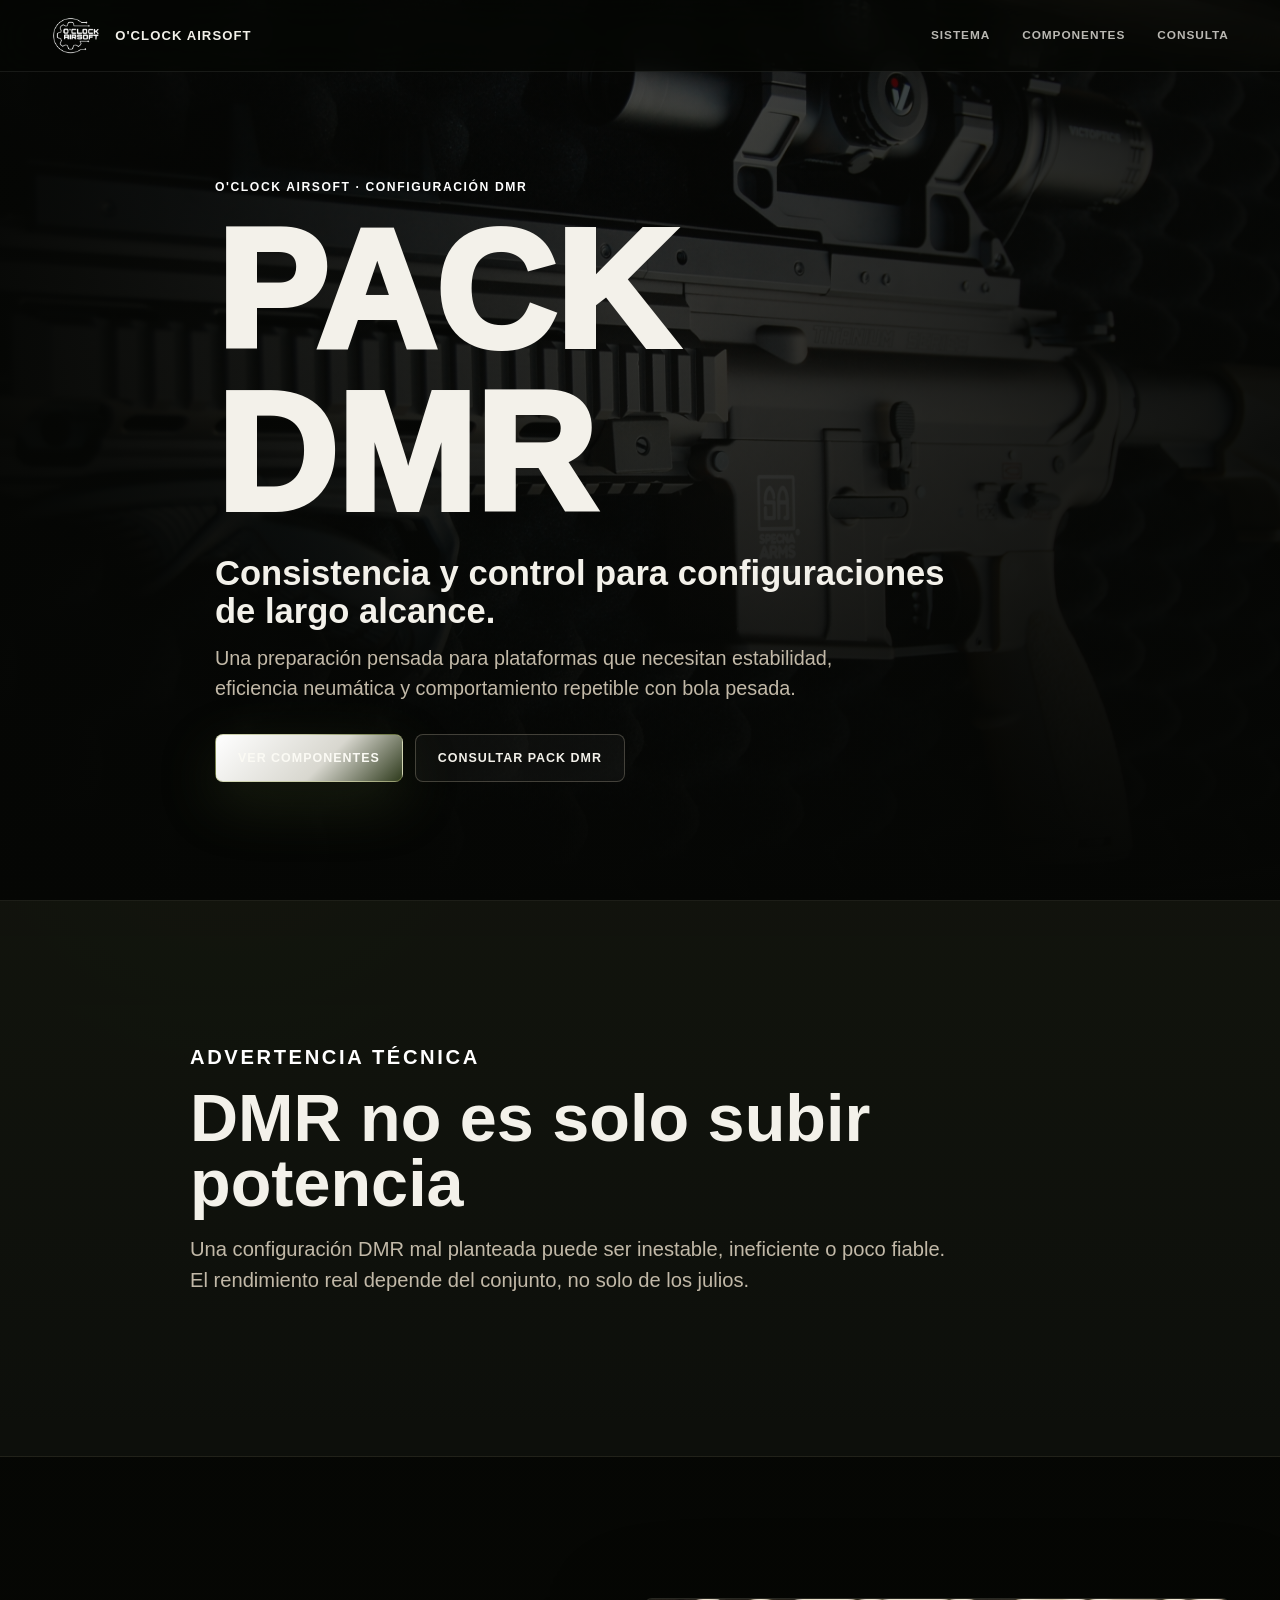
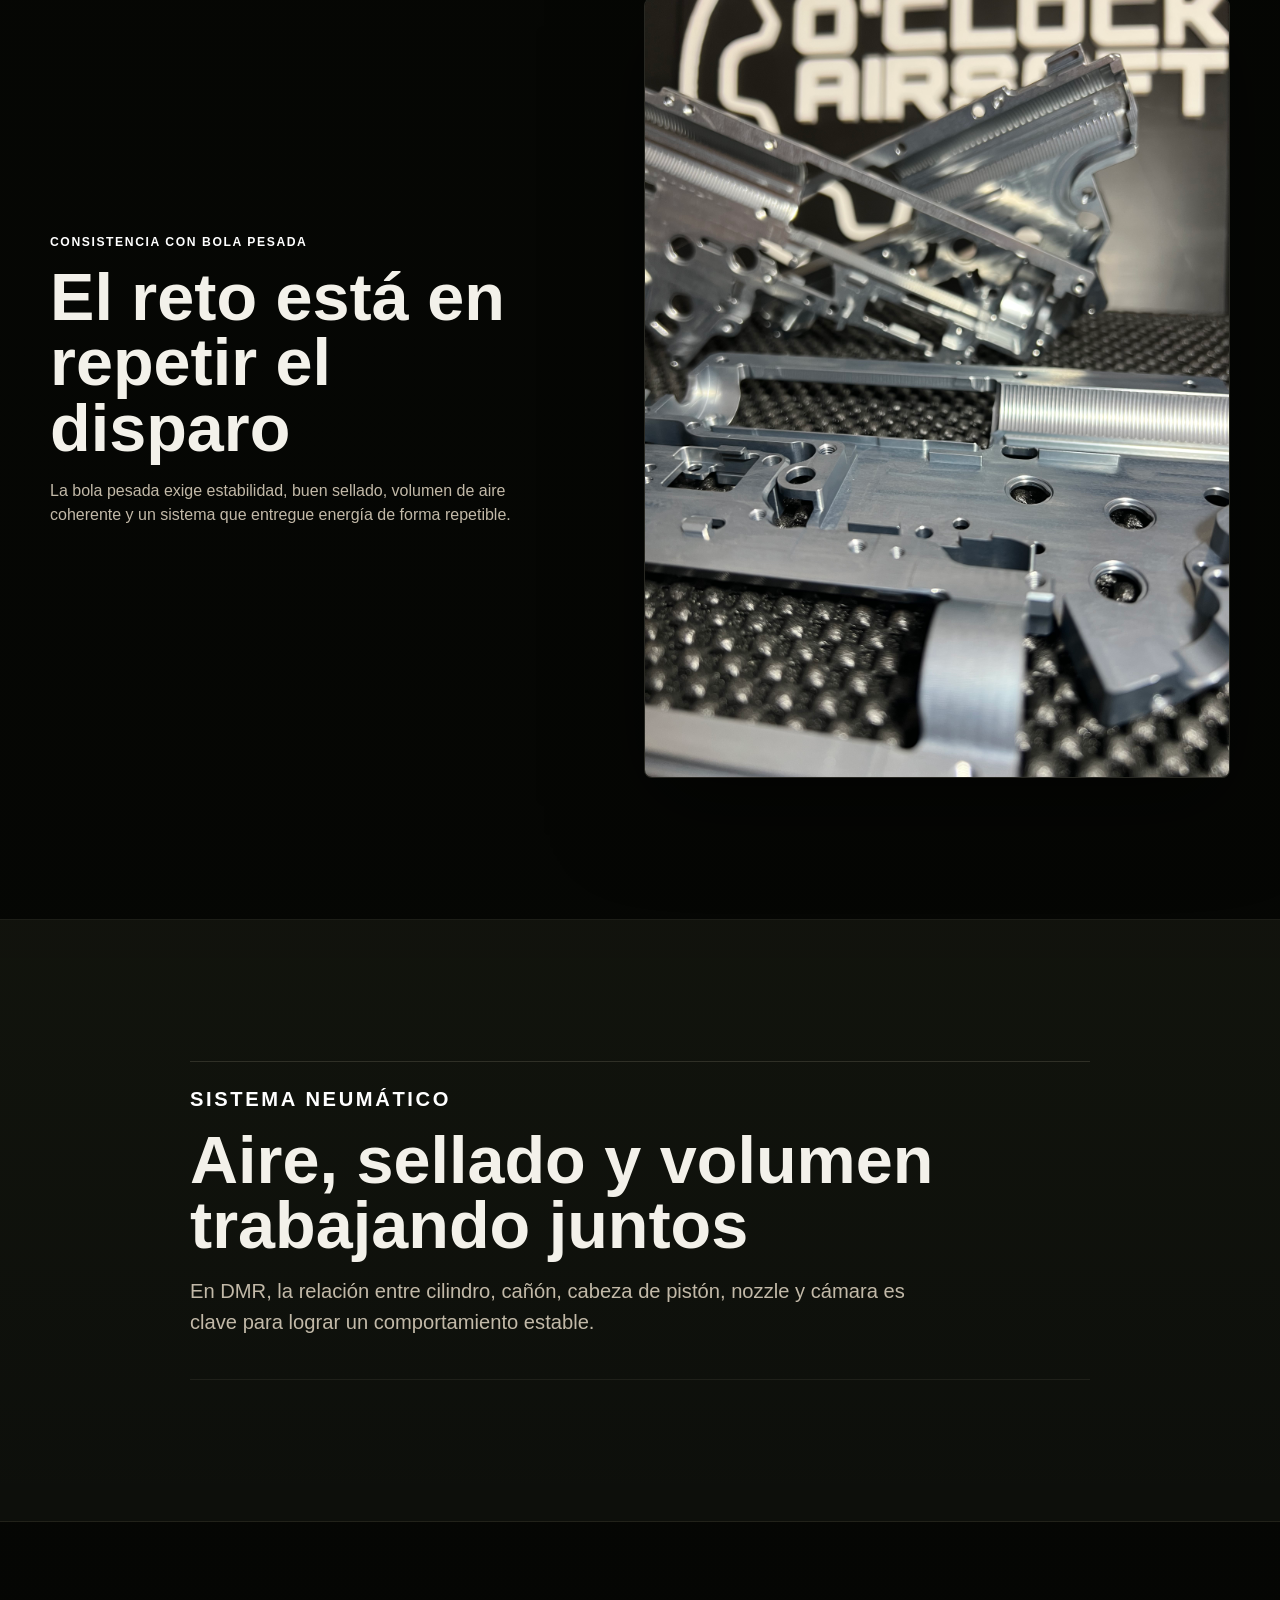
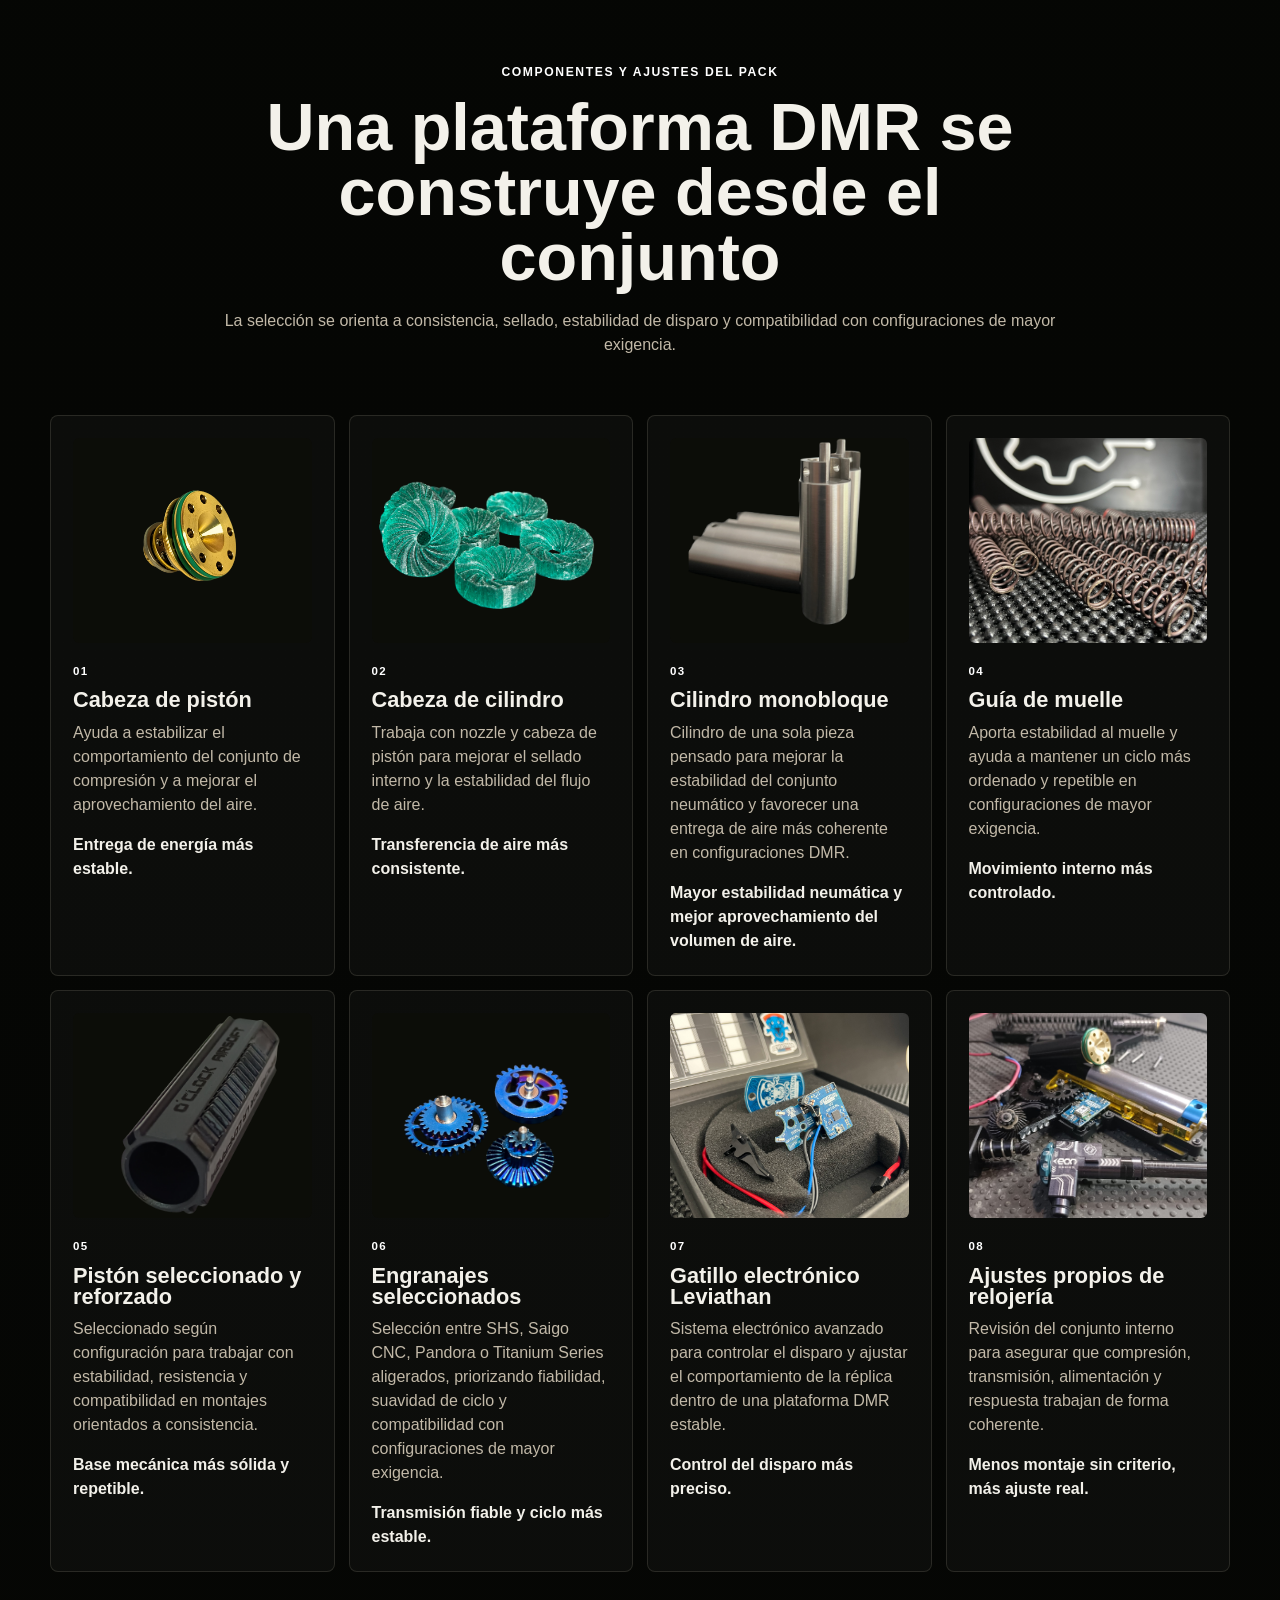
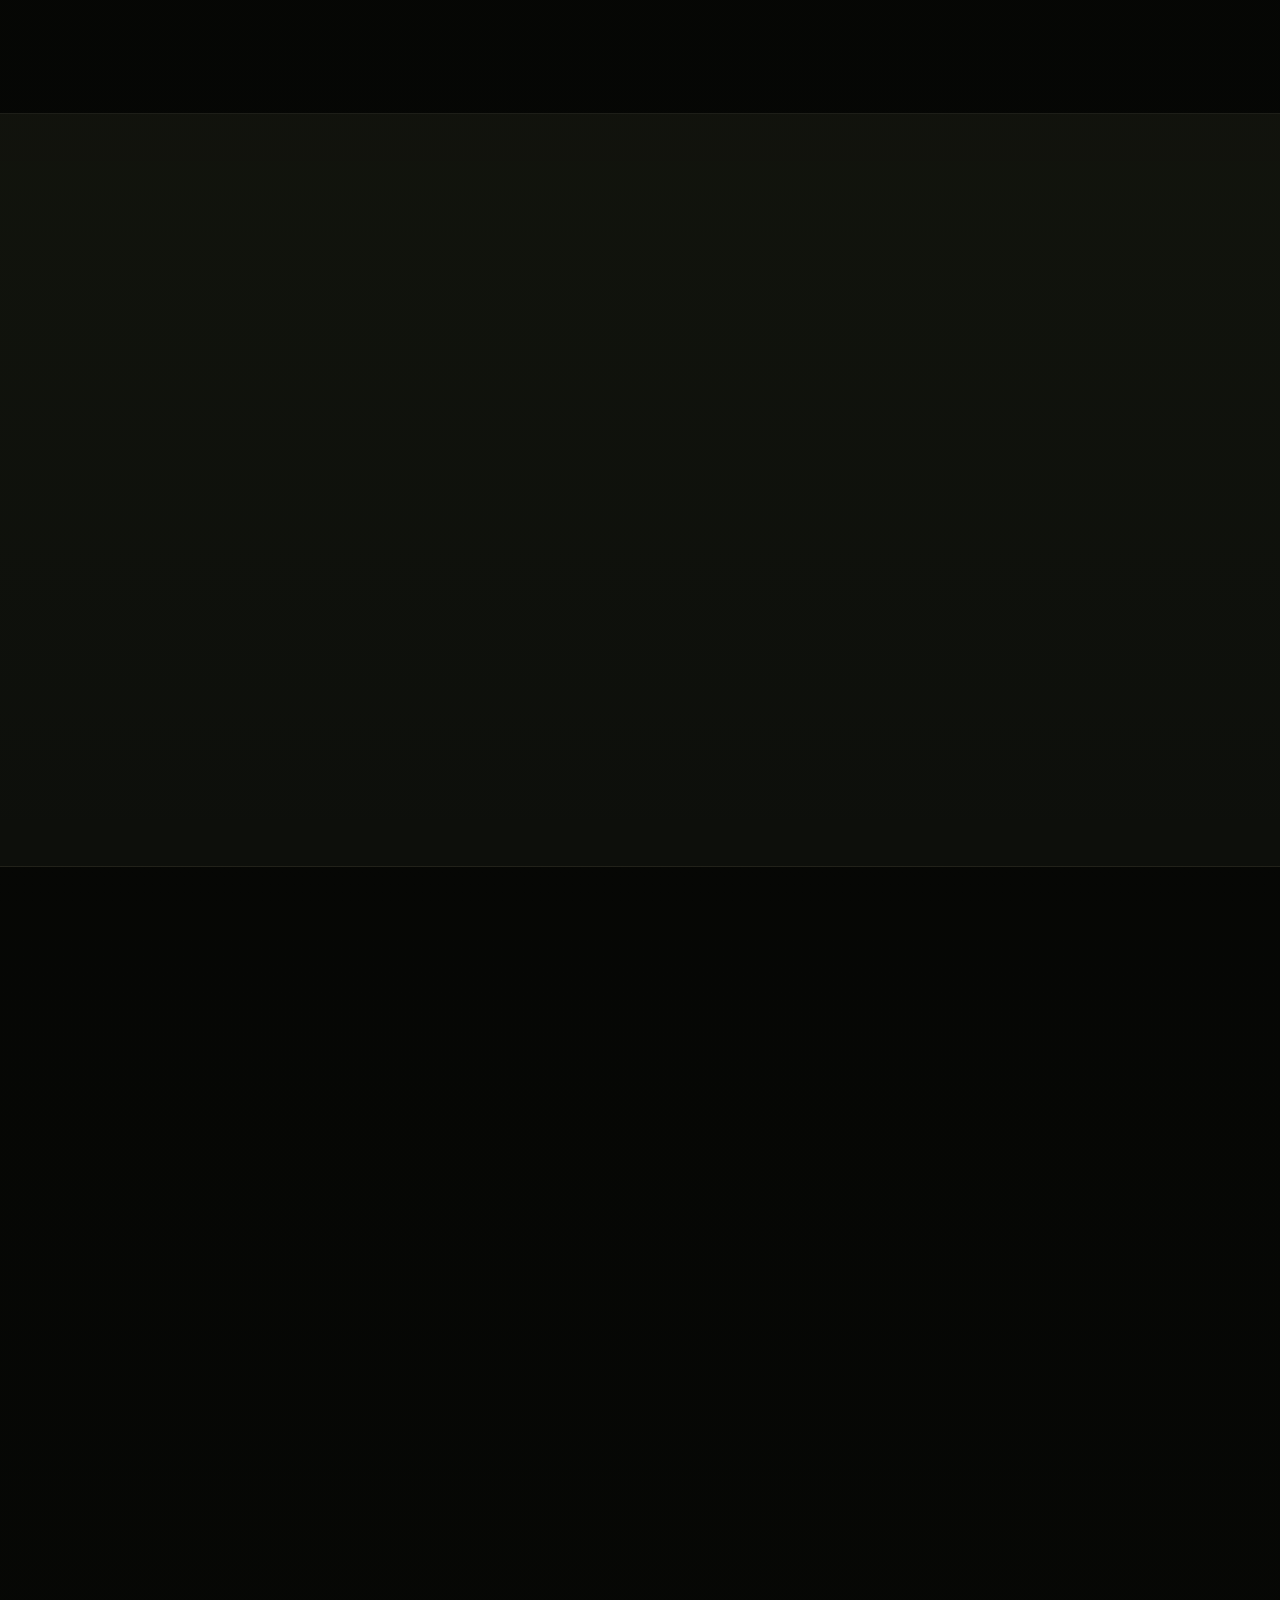
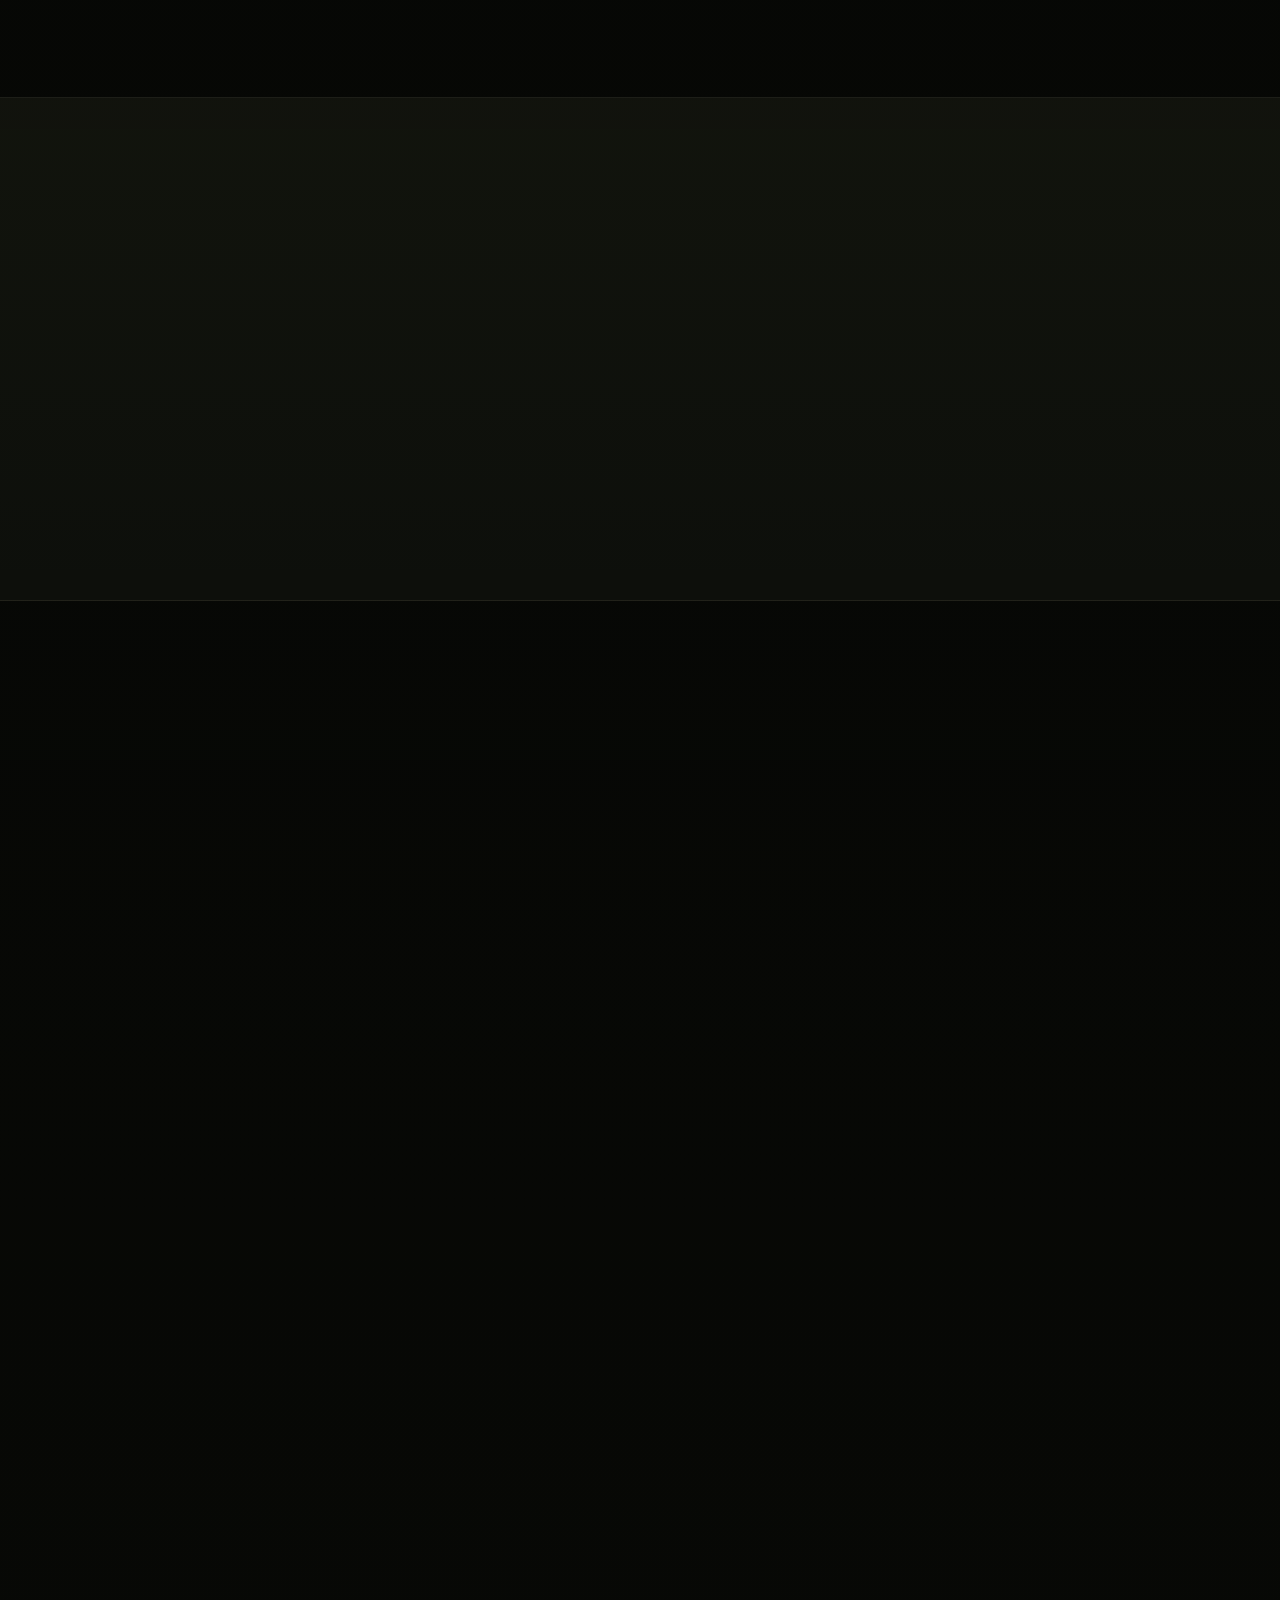
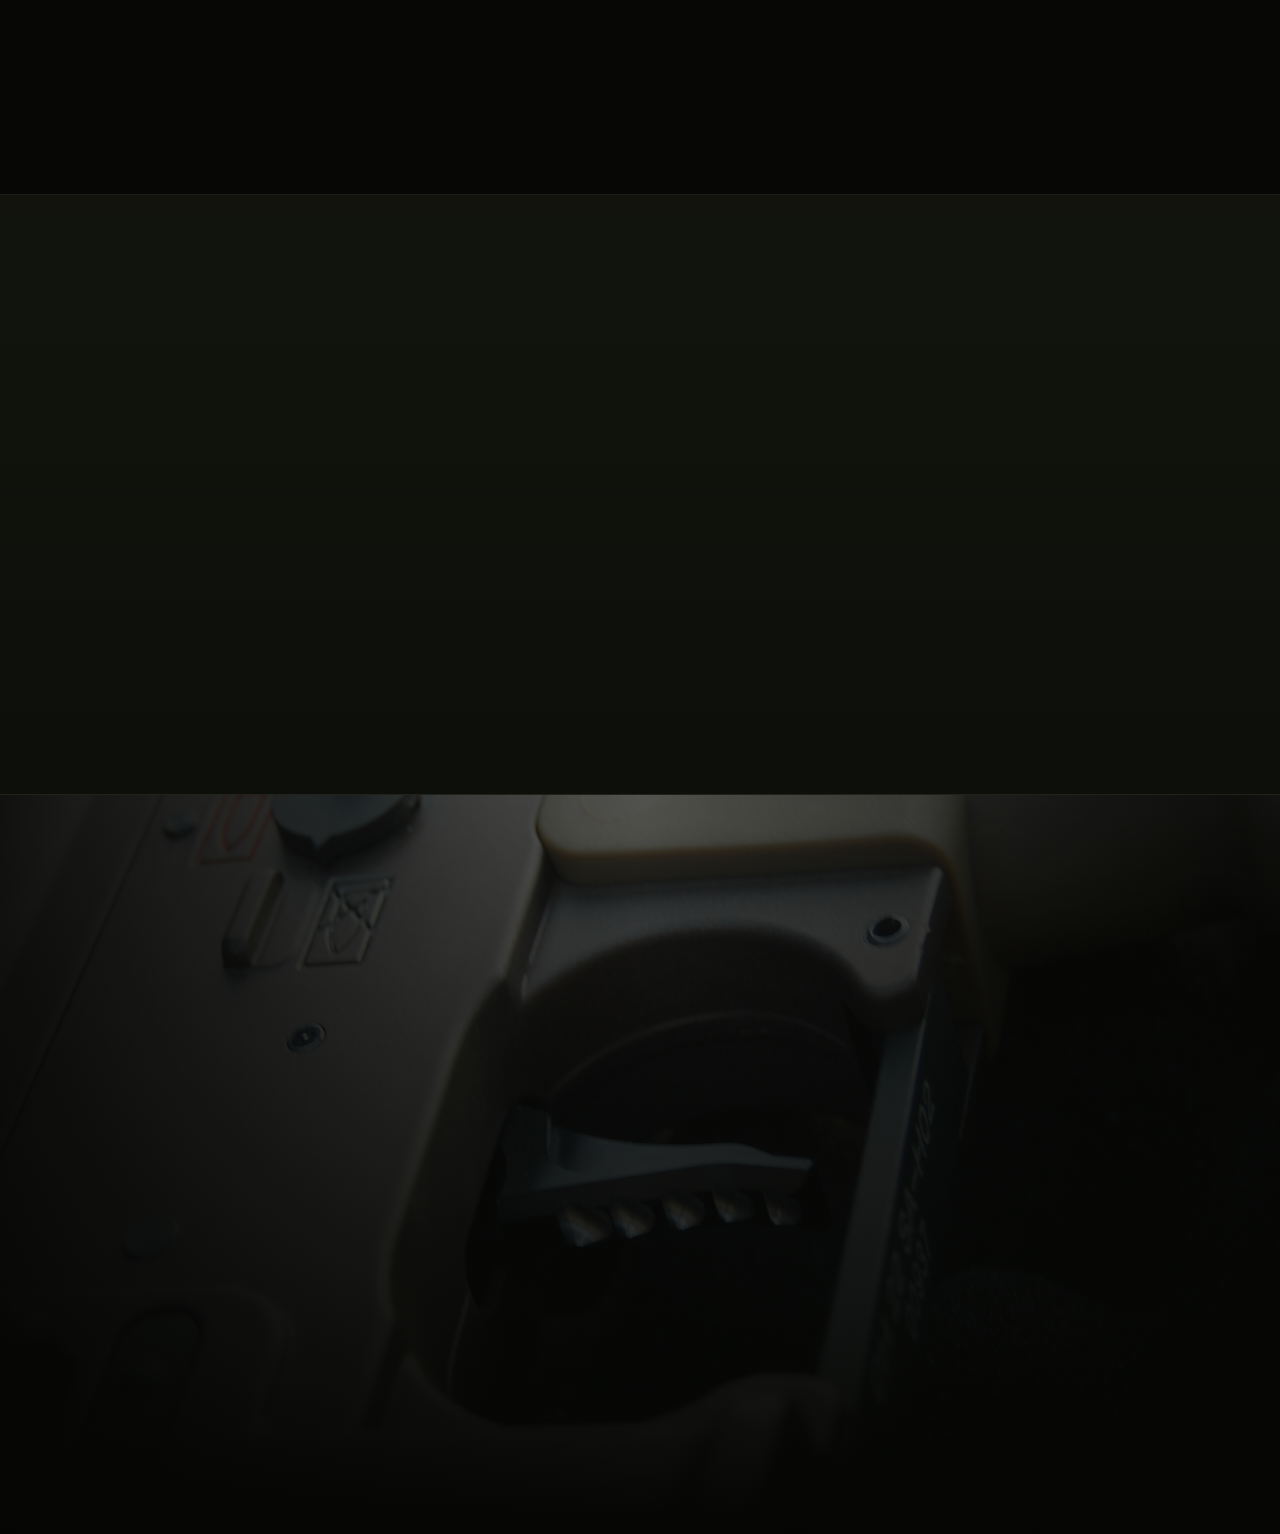
<file: index.html>
<!DOCTYPE html>
<html lang="es">
<head>
  <meta charset="UTF-8">
  <meta name="viewport" content="width=device-width, initial-scale=1.0">
  <meta name="description" content="Landing del Pack DMR de O'Clock Airsoft: consistencia, bola pesada, eficiencia neumática y plataforma estable de largo alcance.">
  <title>O'Clock Airsoft | Pack DMR</title>
  <link rel="stylesheet" href="style.css">
</head>
<body>
  <header class="site-header" aria-label="Navegación principal">
    <a class="site-header__brand" href="#inicio" aria-label="O'Clock Airsoft">
      <img src="images/oclock-logo-blanco.png" alt="Logotipo de O'Clock Airsoft">
      <span>O'Clock Airsoft</span>
    </a>
    <nav class="site-header__nav" aria-label="Secciones">
      <a href="#sistema">Sistema</a>
      <a href="#componentes">Componentes</a>
      <a href="#consulta" data-open-consult>Consulta</a>
    </nav>
  </header>

  <main id="inicio">
    <!-- HERO PRINCIPAL -->
    <section class="hero" aria-labelledby="hero-title">
      <div class="hero__bg" aria-hidden="true">
        <img src="images/pack-dmr.JPG" alt="">
      </div>
      <div class="hero__content page-shell">
        <p class="eyebrow reveal">O'Clock Airsoft · Configuración DMR</p>
        <h1 id="hero-title" class="hero__title reveal">Pack DMR</h1>
        <p class="hero__subtitle reveal">Consistencia y control para configuraciones de largo alcance.</p>
        <p class="hero__text reveal">
          Una preparación pensada para plataformas que necesitan estabilidad, eficiencia neumática y comportamiento repetible con bola pesada.
        </p>
        <div class="hero__actions reveal">
          <a class="button button--primary" href="#componentes">Ver componentes</a>
          <a class="button button--secondary" href="#consulta" data-open-consult>Consultar Pack DMR</a>
        </div>
      </div>
    </section>
    <!-- FIN HERO PRINCIPAL -->

    <!-- ADVERTENCIA TÉCNICA -->
    <section class="warning section-pad section-raised" aria-labelledby="warning-title">
      <div class="warning__inner page-shell reveal">
        <p class="section-kicker">Advertencia técnica</p>
        <h2 id="warning-title">DMR no es solo subir potencia</h2>
        <p>
          Una configuración DMR mal planteada puede ser inestable, ineficiente o poco fiable. El rendimiento real depende del conjunto, no solo de los julios.
        </p>
      </div>
    </section>
    <!-- FIN ADVERTENCIA TÉCNICA -->

    <!-- CONSISTENCIA CON BOLA PESADA -->
    <section id="sistema" class="system section-pad" aria-labelledby="system-title">
      <div class="system__inner page-shell">
        <div class="system__copy reveal">
          <p class="section-kicker">Consistencia con bola pesada</p>
          <h2 id="system-title">El reto está en repetir el disparo</h2>
          <p>
            La bola pesada exige estabilidad, buen sellado, volumen de aire coherente y un sistema que entregue energía de forma repetible.
          </p>
        </div>
        <div class="system__media image-panel reveal">
          <img src="images/Gearbox.jpeg" alt="Gearbox preparado para Pack DMR O'Clock Airsoft">
        </div>
      </div>
    </section>
    <!-- FIN CONSISTENCIA CON BOLA PESADA -->

    <!-- SISTEMA NEUMÁTICO -->
    <section class="air-system section-pad section-raised" aria-labelledby="air-title">
      <div class="air-system__inner page-shell reveal">
        <p class="section-kicker">Sistema neumático</p>
        <h2 id="air-title">Aire, sellado y volumen trabajando juntos</h2>
        <p>
          En DMR, la relación entre cilindro, cañón, cabeza de pistón, nozzle y cámara es clave para lograr un comportamiento estable.
        </p>
      </div>
    </section>
    <!-- FIN SISTEMA NEUMÁTICO -->

    <!-- COMPONENTES Y AJUSTES -->
    <section id="componentes" class="components section-pad" aria-labelledby="components-title">
      <div class="page-shell">
        <div class="section-heading reveal">
          <p class="section-kicker">Componentes y ajustes del pack</p>
          <h2 id="components-title">Una plataforma DMR se construye desde el conjunto</h2>
          <p>La selección se orienta a consistencia, sellado, estabilidad de disparo y compatibilidad con configuraciones de mayor exigencia.</p>
        </div>

        <div class="component-grid">
          <article class="component-card reveal">
            <img src="images/component-piston-head.png" alt="Cabeza de pistón para Pack DMR">
            <span>01</span>
            <h3>Cabeza de pistón</h3>
            <p>Ayuda a estabilizar el comportamiento del conjunto de compresión y a mejorar el aprovechamiento del aire.</p>
            <strong>Entrega de energía más estable.</strong>
          </article>
          <article class="component-card reveal">
            <img src="images/component-cylinder-head.png" alt="Cabeza de cilindro para Pack DMR">
            <span>02</span>
            <h3>Cabeza de cilindro</h3>
            <p>Trabaja con nozzle y cabeza de pistón para mejorar el sellado interno y la estabilidad del flujo de aire.</p>
            <strong>Transferencia de aire más consistente.</strong>
          </article>
          <article class="component-card reveal">
            <img src="images/cilindro-monobloque.png" alt="Cilindro monobloque para Pack DMR">
            <span>03</span>
            <h3>Cilindro monobloque</h3>
            <p>Cilindro de una sola pieza pensado para mejorar la estabilidad del conjunto neumático y favorecer una entrega de aire más coherente en configuraciones DMR.</p>
            <strong>Mayor estabilidad neumática y mejor aprovechamiento del volumen de aire.</strong>
          </article>
          <article class="component-card reveal">
            <img src="images/muelles.jpeg" alt="Muelles para ajuste interno del Pack DMR">
            <span>04</span>
            <h3>Guía de muelle</h3>
            <p>Aporta estabilidad al muelle y ayuda a mantener un ciclo más ordenado y repetible en configuraciones de mayor exigencia.</p>
            <strong>Movimiento interno más controlado.</strong>
          </article>
          <article class="component-card reveal">
            <img src="images/component-piston.png" alt="Pistón reforzado para Pack DMR">
            <span>05</span>
            <h3>Pistón seleccionado y reforzado</h3>
            <p>Seleccionado según configuración para trabajar con estabilidad, resistencia y compatibilidad en montajes orientados a consistencia.</p>
            <strong>Base mecánica más sólida y repetible.</strong>
          </article>
          <article class="component-card reveal">
            <img src="images/engranajes-seleccionados.png" alt="Engranajes seleccionados para Pack DMR">
            <span>06</span>
            <h3>Engranajes seleccionados</h3>
            <p>Selección entre SHS, Saigo CNC, Pandora o Titanium Series aligerados, priorizando fiabilidad, suavidad de ciclo y compatibilidad con configuraciones de mayor exigencia.</p>
            <strong>Transmisión fiable y ciclo más estable.</strong>
          </article>
          <article class="component-card reveal">
            <img src="images/gatillo-leviathan.jpeg" alt="Gatillo electrónico Leviathan para Pack DMR">
            <span>07</span>
            <h3>Gatillo electrónico Leviathan</h3>
            <p>Sistema electrónico avanzado para controlar el disparo y ajustar el comportamiento de la réplica dentro de una plataforma DMR estable.</p>
            <strong>Control del disparo más preciso.</strong>
          </article>
          <article class="component-card reveal">
            <img src="images/concept-system.jpg" alt="Ajustes propios de relojería para Pack DMR">
            <span>08</span>
            <h3>Ajustes propios de relojería</h3>
            <p>Revisión del conjunto interno para asegurar que compresión, transmisión, alimentación y respuesta trabajan de forma coherente.</p>
            <strong>Menos montaje sin criterio, más ajuste real.</strong>
          </article>
        </div>
      </div>
    </section>
    <!-- FIN COMPONENTES Y AJUSTES -->

    <!-- PRUEBAS Y CRITERIO -->
    <section class="testing section-pad section-raised" aria-labelledby="testing-title">
      <div class="page-shell">
        <div class="section-heading reveal">
          <p class="section-kicker">Pruebas y criterio de taller</p>
          <h2 id="testing-title">Antes de cerrar un DMR, hay que comprobarlo</h2>
          <p>El comportamiento debe revisarse con la bola real, el uso previsto y los límites del campo.</p>
        </div>
        <div class="test-grid">
          <article class="test-card reveal"><img class="vector-icon" src="images/Prueba final.png" alt="" aria-hidden="true"><span>01</span><strong>Consistencia</strong></article>
          <article class="test-card reveal"><img class="vector-icon" src="images/Alimentacion.png" alt="" aria-hidden="true"><span>02</span><strong>Alimentación</strong></article>
          <article class="test-card reveal"><img class="vector-icon" src="images/compresion.png" alt="" aria-hidden="true"><span>03</span><strong>Compresión</strong></article>
          <article class="test-card reveal"><img class="vector-icon" src="images/Gearbox.png" alt="" aria-hidden="true"><span>04</span><strong>Estabilidad</strong></article>
          <article class="test-card reveal"><img class="vector-icon" src="images/Compatibilidad.png" alt="" aria-hidden="true"><span>05</span><strong>Compatibilidad</strong></article>
        </div>
      </div>
        <div class="section-inline-cta reveal"><a class="button button--primary" href="#consulta" data-open-consult>Consultar Pack DMR</a></div>

    </section>
    <!-- FIN PRUEBAS Y CRITERIO -->

    <!-- LO QUE NOTAS EN CAMPO -->
    <section class="benefits section-pad" aria-labelledby="benefits-title">
      <div class="page-shell">
        <div class="section-heading reveal">
          <p class="section-kicker">Lo que notas en campo</p>
          <h2 id="benefits-title">Más estabilidad, menos pérdidas innecesarias</h2>
        </div>
        <div class="benefit-grid">
          <article class="benefit-card reveal"><img class="vector-icon" src="images/Diana.png" alt="" aria-hidden="true"><span>01</span><h3>Trayectoria más estable</h3><p>El conjunto busca reducir variaciones que afecten al disparo repetible.</p></article>
          <article class="benefit-card reveal"><img class="vector-icon" src="images/Bola pesada.png" alt="" aria-hidden="true"><span>02</span><h3>Mejor aprovechamiento con bola pesada</h3><p>Volumen de aire, sellado y compresión se plantean para trabajar de forma coherente.</p></article>
          <article class="benefit-card reveal"><img class="vector-icon" src="images/Prueba final.png" alt="" aria-hidden="true"><span>03</span><h3>Mayor repetibilidad</h3><p>La preparación se centra en que la plataforma se comporte igual disparo tras disparo.</p></article>
          <article class="benefit-card reveal"><img class="vector-icon" src="images/Gearbox.png" alt="" aria-hidden="true"><span>04</span><h3>Plataforma sólida</h3><p>Una configuración DMR seria debe sentirse estable, no forzada.</p></article>
        </div>
      </div>
    </section>
    <!-- FIN LO QUE NOTAS EN CAMPO -->

    <!-- COMPATIBILIDAD Y LÍMITES -->
    <section class="limits section-pad section-raised" aria-labelledby="limits-title">
      <div class="limits__inner page-shell reveal">
        <p class="section-kicker">Compatibilidad y límites</p>
        <h2 id="limits-title">No todas las réplicas deben convertirse en DMR</h2>
        <p>
          La base, gearbox, cañón, cámara, normativa del campo y uso real condicionan si una configuración DMR tiene sentido.
        </p>
      </div>
    </section>
    <!-- FIN COMPATIBILIDAD Y LÍMITES -->

    <!-- CONTACTO DIRECTO -->
    <section class="direct-contact section-pad" aria-label="Contacto directo">
      <div class="page-shell">
        <aside class="contact-card reveal" aria-label="Contacto directo">
          <p class="section-kicker">Contacto directo</p>
          <h3>Te ayudamos a decidir antes de comprar</h3>
          <p>Envíanos tu réplica, el uso que le das y qué quieres mejorar. Mejor consultar primero que montar piezas que no trabajen bien juntas.</p>
          <div class="contact-card__actions">
            <a class="button button--primary" href="#consulta" data-open-consult>Consultar mi réplica</a>
            <a class="button button--secondary" href="https://wa.me/34XXXXXXXXX">WhatsApp</a>
          </div>
        </aside>
      </div>
    </section>
    <!-- FIN CONTACTO DIRECTO -->

    <!-- FORMULARIO -->
    <section id="consulta" class="consult section-pad" aria-labelledby="consult-title">
      <div class="consult__inner page-shell">
        <div class="consult__copy reveal">
          <p class="section-kicker">Consulta técnica</p>
          <h2 id="consult-title">Construye una plataforma DMR con criterio</h2>
          <p>Cuéntanos tu base, gramaje, límite de campo y objetivo de alcance. Te orientamos antes de montar piezas sin sentido.</p>
        </div>
        <form class="consult-form reveal" action="https://formspree.io/f/xnjrakep" method="POST">
          <input type="hidden" name="_subject" value="Nueva consulta Pack DMR - O’Clock Airsoft">
          <input type="hidden" name="_next" value="gracias.html">
          <input type="hidden" name="pack" value="Pack DMR">
          <label>Nombre<input type="text" name="nombre" autocomplete="name" required></label>
          <label>Email<input type="email" name="email" autocomplete="email" required></label>
          <label>WhatsApp<input type="tel" name="whatsapp" autocomplete="tel"></label>
          <label>Réplica base<input type="text" name="replica"></label>
          <label class="consult-form__wide">Mensaje<textarea name="mensaje" rows="5" required></textarea></label>
          <button class="button button--primary" type="submit">Enviar consulta</button>
        </form>
      </div>
    </section>
    <!-- FIN FORMULARIO -->

<!-- COMPARATIVA -->
    <section id="otros-packs" class="compare section-pad section-raised" aria-labelledby="compare-title">
      <div class="page-shell">
        <div class="section-heading reveal">
          <p class="section-kicker">Comparativa con otros packs</p>
          <h2 id="compare-title">¿Es este tu pack?</h2>
          <p>Cada pack responde a una forma distinta de jugar.</p>
        </div>
        <div class="compare-grid">
          <a class="compare-card reveal" href="https://pedropcg-ops.github.io/O-Clock-Airsoft-Pack-Fusilero/"><span>Pack Fusilero</span><strong>Equilibrio general, consistencia y fiabilidad.</strong></a>
          <a class="compare-card reveal" href="https://pedropcg-ops.github.io/O-Clock-Airsoft-Pack-Asalto-/"><span>Pack Asalto</span><strong>Respuesta inmediata y control en juego dinámico.</strong></a>
          <a class="compare-card reveal" href="https://pedropcg-ops.github.io/O-Clock-Airsoft-Pack-Tirador/"><span>Pack Tirador</span><strong>Precisión, agrupación y disparo limpio.</strong></a>
          <a class="compare-card compare-card--active reveal" href="https://pedropcg-ops.github.io/O-Clock-Airsoft-Pack-DMR/"><span>Pack DMR</span><strong>Bola pesada, largo alcance y consistencia.</strong></a>
        </div>
      </div>
    </section>
    <!-- FIN COMPARATIVA -->

    <!-- CTA FINAL -->
    <section class="final-cta" aria-labelledby="final-title">
      <div class="final-cta__bg" aria-hidden="true">
        <img src="images/final-cta-bg.JPG" alt="">
      </div>
      <div class="final-cta__content page-shell reveal">
        <p class="section-kicker">O'Clock Airsoft</p>
        <h2 id="final-title">Construye una plataforma DMR con criterio</h2>
        <p>Cuéntanos tu base, gramaje, límite de campo y objetivo de alcance. Te orientamos antes de montar piezas sin sentido.</p>
        <a class="button button--primary" href="#consulta" data-open-consult>Consultar Pack DMR</a>
      </div>
    </section>
    <!-- FIN CTA FINAL -->
  </main>
  <!-- POP-UP DE CONSULTA -->
  <div class="consult-modal" id="consult-modal" aria-hidden="true">
    <div class="consult-modal__backdrop" data-close-consult></div>
    <section class="consult-modal__dialog" role="dialog" aria-modal="true" aria-labelledby="modal-consult-title">
      <button class="consult-modal__close" type="button" data-close-consult aria-label="Cerrar consulta">&times;</button>
      <p class="section-kicker">Consulta técnica</p>
      <h2 id="modal-consult-title">Consultar Pack DMR</h2>
      <p>Déjanos tu réplica y el comportamiento que buscas. Revisaremos compatibilidad antes de recomendar una configuración.</p>
      <form class="consult-form consult-form--modal" action="https://formspree.io/f/xnjrakep" method="POST">
        <input type="hidden" name="_subject" value="Nueva consulta Pack DMR - O’Clock Airsoft">
        <input type="hidden" name="_next" value="gracias.html">
        <input type="hidden" name="pack" value="Pack DMR">
        <label>Nombre<input type="text" name="nombre" autocomplete="name" required></label>
        <label>Email<input type="email" name="email" autocomplete="email" required></label>
        <label>WhatsApp<input type="tel" name="whatsapp" autocomplete="tel"></label>
        <label>Réplica base<input type="text" name="replica"></label>
        <label class="consult-form__wide">Mensaje<textarea name="mensaje" rows="5" required></textarea></label>
        <button class="button button--primary" type="submit">Enviar consulta</button>
      </form>
    </section>
  </div>
  <!-- FIN POP-UP DE CONSULTA -->

  <script src="script.js"></script>
</body>
</html>
</file>
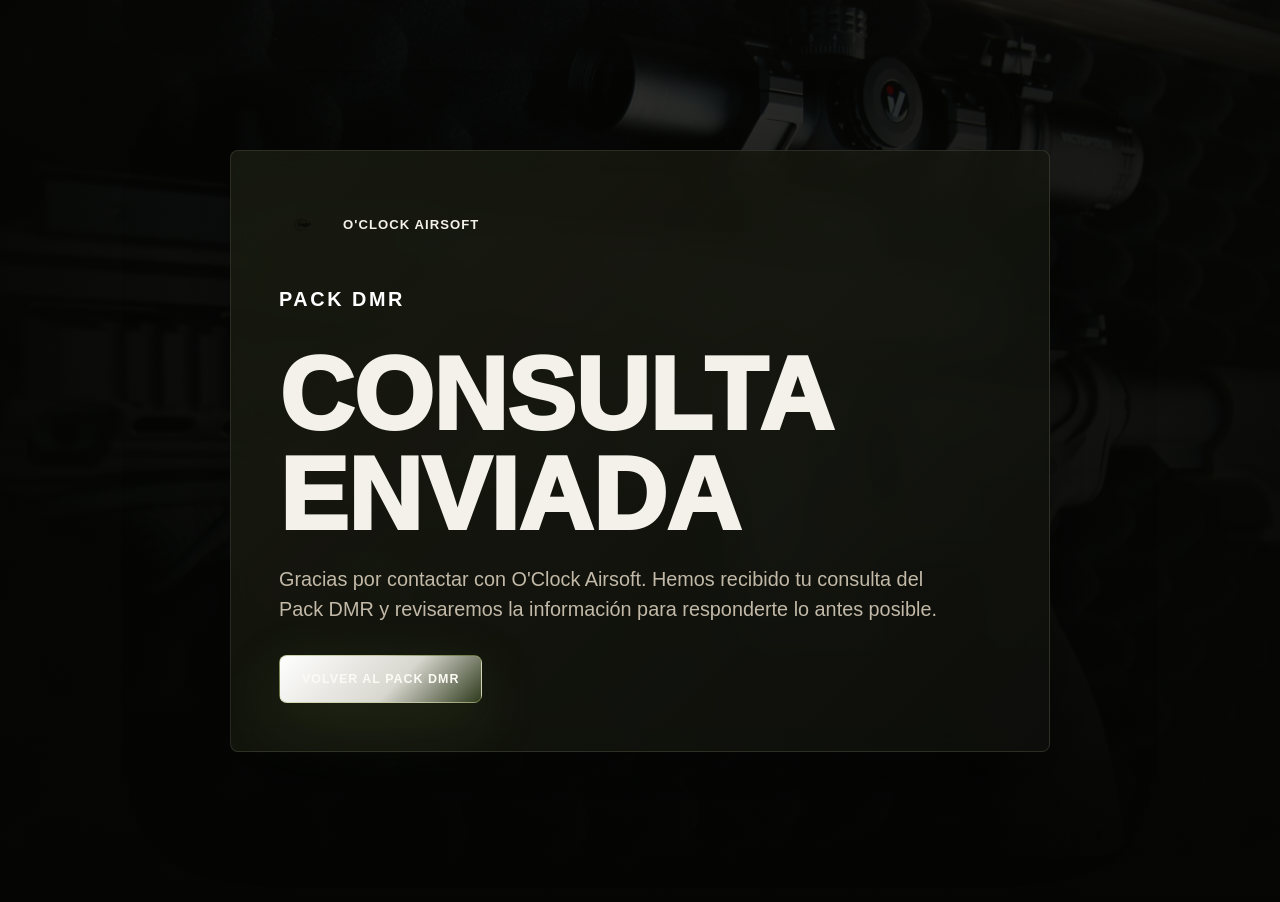
<file: gracias.html>
<!DOCTYPE html>
<html lang="es">
<head>
  <meta charset="UTF-8">
  <meta name="viewport" content="width=device-width, initial-scale=1.0">
  <meta name="description" content="Consulta enviada a O'Clock Airsoft para Pack DMR.">
  <title>O'Clock Airsoft | Consulta enviada</title>
  <link rel="stylesheet" href="style.css">
</head>
<body class="thanks-page">
  <main class="thanks" aria-labelledby="thanks-title">
    <div class="thanks__bg" aria-hidden="true">
      <img src="images/pack-dmr.JPG" alt="">
    </div>
    <section class="thanks__content page-shell reveal">
      <a class="thanks__brand" href="index.html" aria-label="Volver a O'Clock Airsoft Pack DMR">
        <img src="images/oclock-logo.png" alt="Logotipo de O'Clock Airsoft">
        <span>O'Clock Airsoft</span>
      </a>
      <p class="section-kicker">Pack DMR</p>
      <h1 id="thanks-title">Consulta enviada</h1>
      <p>
        Gracias por contactar con O'Clock Airsoft. Hemos recibido tu consulta del Pack DMR y revisaremos la información para responderte lo antes posible.
      </p>
      <a class="button button--primary" href="index.html">Volver al Pack DMR</a>
    </section>
  </main>

  <script src="script.js"></script>
</body>
</html>
</file>
<file: style.css>
:root {
  --bg: #050604;
  --bg-elevated: #0c0e0a;
  --panel: #12150f;
  --text: #f3f1ea;
  --muted: #c2b9a8;
  --soft: #817967;
  --line: rgba(232, 222, 196, 0.13);
  --line-strong: rgba(232, 222, 196, 0.24);
  --accent: #5c6f37;
  --accent-strong: #a3ad62;
  --earth: #766142;
  --shadow: 0 28px 90px rgba(0, 0, 0, 0.5);
  --radius: 8px;
  --container: 1180px;
  --header-height: 72px;
}

* {
  box-sizing: border-box;
}

html {
  scroll-behavior: smooth;
}

body {
  margin: 0;
  color: var(--text);
  font-family: Inter, Arial, sans-serif;
  line-height: 1.5;
  background:
    radial-gradient(circle at 82% 5%, rgba(118, 97, 66, 0.2), transparent 30rem),
    radial-gradient(circle at 18% 8%, rgba(92, 111, 55, 0.22), transparent 29rem),
    linear-gradient(180deg, #060704 0%, var(--bg) 40%, #080906 100%);
  overflow-x: hidden;
}

body::before {
  position: fixed;
  inset: 0;
  z-index: -1;
  pointer-events: none;
  content: "";
  background-image:
    linear-gradient(rgba(255, 255, 255, 0.024) 1px, transparent 1px),
    linear-gradient(90deg, rgba(255, 255, 255, 0.017) 1px, transparent 1px);
  background-size: 72px 72px;
  mask-image: linear-gradient(to bottom, rgba(0, 0, 0, 0.9), transparent 76%);
}

img {
  display: block;
  max-width: 100%;
  height: auto;
}

a {
  color: inherit;
  text-decoration: none;
}

button,
input,
textarea {
  font: inherit;
}

.page-shell {
  width: min(calc(100% - 40px), var(--container));
  margin-inline: auto;
}

.section-pad {
  padding: clamp(78px, 11vw, 150px) 0;
}

.section-raised {
  background:
    linear-gradient(180deg, rgba(163, 173, 98, 0.04), rgba(255, 255, 255, 0.008)),
    rgba(12, 14, 10, 0.94);
  border-block: 1px solid rgba(232, 222, 196, 0.07);
}

.site-header {
  position: fixed;
  inset: 0 0 auto;
  z-index: 20;
  display: grid;
  grid-template-columns: 1fr auto;
  align-items: center;
  min-height: var(--header-height);
  padding: 0 clamp(18px, 4vw, 52px);
  background: rgba(5, 6, 4, 0.68);
  border-bottom: 1px solid rgba(255, 255, 255, 0.08);
  backdrop-filter: blur(18px);
}

.site-header__brand {
  display: inline-flex;
  align-items: center;
  gap: 12px;
  width: fit-content;
  font-size: 0.82rem;
  font-weight: 850;
  letter-spacing: 0.08em;
  text-transform: uppercase;
}

.site-header__brand img {
  width: 52px;
  height: 52px;
  object-fit: contain;
}

.site-header__nav {
  display: flex;
  gap: clamp(14px, 3vw, 32px);
  color: rgba(243, 241, 234, 0.76);
  font-size: 0.74rem;
  font-weight: 850;
  letter-spacing: 0.08em;
  text-transform: uppercase;
}

.eyebrow,
.section-kicker {
  margin: 0 0 14px;
  color: var(--accent-strong);
  font-size: 0.76rem;
  font-weight: 850;
  letter-spacing: 0.13em;
  text-transform: uppercase;
}

h1,
h2,
h3,
p {
  margin-top: 0;
}

h1,
h2,
h3 {
  color: var(--text);
  line-height: 0.98;
  letter-spacing: 0;
}

h2 {
  margin-bottom: 18px;
  font-size: clamp(2.25rem, 5.2vw, 5.2rem);
  font-weight: 890;
}

h3 {
  margin-bottom: 10px;
  font-size: clamp(1.08rem, 1.7vw, 1.45rem);
}

p {
  color: var(--muted);
}

.button {
  display: inline-flex;
  align-items: center;
  justify-content: center;
  min-height: 48px;
  padding: 0 22px;
  border: 1px solid var(--line-strong);
  border-radius: var(--radius);
  font-size: 0.78rem;
  font-weight: 850;
  letter-spacing: 0.08em;
  text-transform: uppercase;
  transition: transform 220ms ease, background 220ms ease, border-color 220ms ease;
}

.button:hover {
  transform: translateY(-2px);
}

.button--primary {
  background: linear-gradient(135deg, var(--accent-strong), var(--accent) 58%, #2f3b1d);
  border-color: rgba(163, 173, 98, 0.46);
  color: #fbfaf4;
  box-shadow: 0 20px 60px rgba(92, 111, 55, 0.24);
}

.button--secondary {
  background: rgba(255, 255, 255, 0.035);
}

.hero {
  position: relative;
  display: grid;
  min-height: 100svh;
  align-items: center;
  padding: calc(var(--header-height) + 42px) 0 54px;
  overflow: hidden;
}

.hero__bg {
  position: absolute;
  inset: 0;
}

.hero__bg::after {
  position: absolute;
  inset: 0;
  content: "";
  background:
    linear-gradient(90deg, rgba(5, 6, 4, 0.94), rgba(5, 6, 4, 0.55), rgba(5, 6, 4, 0.88)),
    linear-gradient(180deg, rgba(5, 6, 4, 0.12), var(--bg));
}

.hero__bg img {
  width: 100%;
  height: 100%;
  object-fit: cover;
  object-position: center 42%;
  transform: scale(1.02);
}

.hero__content {
  position: relative;
  z-index: 1;
  max-width: 850px;
}

.hero__title {
  margin: 0 0 18px;
  max-width: 8ch;
  font-size: clamp(4.6rem, 13vw, 11rem);
  font-weight: 940;
  text-transform: uppercase;
}

.hero__subtitle {
  max-width: 760px;
  margin-bottom: 14px;
  color: var(--text);
  font-size: clamp(1.45rem, 2.7vw, 2.5rem);
  font-weight: 780;
  line-height: 1.1;
}

.hero__text {
  max-width: 650px;
  margin-bottom: 30px;
  font-size: clamp(1.02rem, 1.55vw, 1.26rem);
}

.hero__actions,
.final-cta__actions {
  display: flex;
  flex-wrap: wrap;
  gap: 12px;
}

.warning__inner,
.air-system__inner,
.limits__inner {
  max-width: 900px;
}

.warning__inner h2,
.air-system__inner h2 {
  max-width: 840px;
}

.warning__inner p,
.air-system__inner p {
  max-width: 760px;
  font-size: clamp(1.05rem, 1.6vw, 1.26rem);
}

.air-system__inner {
  padding-block: clamp(10px, 2vw, 22px);
  border-top: 1px solid rgba(232, 222, 196, 0.14);
  border-bottom: 1px solid rgba(232, 222, 196, 0.08);
}

.system__inner,
.consult__inner {
  display: grid;
  grid-template-columns: minmax(0, 0.95fr) minmax(0, 1.05fr);
  gap: clamp(28px, 5vw, 72px);
  align-items: center;
}

.image-panel {
  overflow: hidden;
  border: 1px solid var(--line);
  border-radius: var(--radius);
  background: #0b0d09;
  box-shadow: var(--shadow);
}

.image-panel img {
  width: 100%;
  min-height: 460px;
  object-fit: cover;
}

.section-heading {
  max-width: 840px;
  margin: 0 auto clamp(34px, 5vw, 58px);
  text-align: center;
}

.component-grid {
  display: grid;
  grid-template-columns: repeat(4, 1fr);
  gap: 14px;
}

.component-card,
.benefit-card,
.test-card {
  min-height: 100%;
  padding: 22px;
  border: 1px solid var(--line);
  border-radius: var(--radius);
  background: rgba(255, 255, 255, 0.032);
}

.component-card img {
  width: 100%;
  aspect-ratio: 1.16;
  margin-bottom: 20px;
  border-radius: 6px;
  object-fit: cover;
  background: rgba(0, 0, 0, 0.2);
}

.component-card span,
.benefit-card span,
.test-card span {
  display: block;
  margin-bottom: 9px;
  color: var(--accent-strong);
  font-size: 0.72rem;
  font-weight: 900;
  letter-spacing: 0.12em;
  text-transform: uppercase;
}

.component-card strong {
  display: block;
  margin-top: 14px;
  color: var(--text);
}

.test-grid,
.benefit-grid {
  display: grid;
  grid-template-columns: repeat(5, 1fr);
  gap: 14px;
}

.benefit-grid {
  grid-template-columns: repeat(4, 1fr);
}

.test-card strong {
  color: var(--text);
}

.consult__inner {
  align-items: start;
}

.consult-form {
  display: grid;
  grid-template-columns: repeat(2, 1fr);
  gap: 14px;
  padding: clamp(22px, 3vw, 34px);
  border: 1px solid var(--line);
  border-radius: var(--radius);
  background:
    linear-gradient(135deg, rgba(163, 173, 98, 0.08), rgba(255, 255, 255, 0.025)),
    rgba(8, 9, 6, 0.82);
  box-shadow: var(--shadow);
}

.consult-form label {
  display: grid;
  gap: 8px;
  color: #f1eddf;
  font-size: 0.76rem;
  font-weight: 850;
  letter-spacing: 0.08em;
  text-transform: uppercase;
}

.consult-form__wide {
  grid-column: 1 / -1;
}

.consult-form input,
.consult-form textarea {
  width: 100%;
  min-height: 46px;
  padding: 12px 14px;
  border: 1px solid rgba(232, 222, 196, 0.16);
  border-radius: 6px;
  outline: 0;
  background: rgba(5, 6, 4, 0.82);
  color: var(--text);
  font-size: 0.95rem;
  letter-spacing: 0;
  text-transform: none;
}

.consult-form textarea {
  min-height: 128px;
  resize: vertical;
}

.consult-form button {
  width: fit-content;
  border: 0;
  cursor: pointer;
}

.final-cta {
  position: relative;
  display: grid;
  min-height: 620px;
  align-items: center;
  overflow: hidden;
  padding: clamp(90px, 14vw, 170px) 0;
}

.final-cta__bg {
  position: absolute;
  inset: 0;
}

.final-cta__bg::after {
  position: absolute;
  inset: 0;
  content: "";
  background:
    linear-gradient(90deg, rgba(5, 6, 4, 0.92), rgba(5, 6, 4, 0.58), rgba(5, 6, 4, 0.9)),
    linear-gradient(180deg, rgba(5, 6, 4, 0.2), var(--bg));
}

.final-cta__bg img {
  width: 100%;
  height: 100%;
  object-fit: cover;
}

.final-cta__content {
  position: relative;
  z-index: 1;
  max-width: 780px;
}

.final-cta__content p {
  max-width: 640px;
  margin-bottom: 28px;
  font-size: 1.12rem;
}

.thanks {
  position: relative;
  display: grid;
  min-height: 100svh;
  align-items: center;
  overflow: hidden;
  padding: clamp(80px, 12vw, 150px) 0;
}

.thanks__bg {
  position: absolute;
  inset: 0;
}

.thanks__bg::after {
  position: absolute;
  inset: 0;
  content: "";
  background:
    linear-gradient(90deg, rgba(5, 6, 4, 0.94), rgba(5, 6, 4, 0.68), rgba(5, 6, 4, 0.92)),
    linear-gradient(180deg, rgba(5, 6, 4, 0.16), var(--bg));
}

.thanks__bg img {
  width: 100%;
  height: 100%;
  object-fit: cover;
}

.thanks__content {
  position: relative;
  z-index: 1;
  max-width: 820px;
  padding: clamp(24px, 5vw, 48px);
  border: 1px solid var(--line);
  border-radius: var(--radius);
  background:
    linear-gradient(135deg, rgba(163, 173, 98, 0.1), rgba(255,255,255,0.025)),
    rgba(8, 9, 6, 0.82);
  box-shadow: var(--shadow);
  backdrop-filter: blur(16px);
}

.thanks__brand {
  display: inline-flex;
  align-items: center;
  gap: 12px;
  margin-bottom: 34px;
  font-size: 0.82rem;
  font-weight: 850;
  letter-spacing: 0.08em;
  text-transform: uppercase;
}

.thanks__brand img {
  width: 52px;
  height: 52px;
  object-fit: contain;
}

.thanks h1 {
  margin: 0 0 20px;
  font-size: clamp(3.4rem, 8vw, 7.2rem);
  font-weight: 940;
  text-transform: uppercase;
}

.thanks p {
  max-width: 660px;
  margin-bottom: 30px;
  font-size: clamp(1.02rem, 1.7vw, 1.24rem);
}

.reveal {
  opacity: 0;
  transform: translateY(24px);
  transition: opacity 620ms ease, transform 620ms ease;
}

.reveal.is-visible {
  opacity: 1;
  transform: translateY(0);
}

@media (max-width: 1080px) {
  .component-grid,
  .benefit-grid,
  .test-grid {
    grid-template-columns: repeat(2, 1fr);
  }
}

@media (max-width: 900px) {
  .site-header {
    grid-template-columns: 1fr;
    gap: 12px;
    padding-block: 14px;
  }

  .site-header__nav {
    display: none;
  }

  .hero {
    padding-top: 110px;
  }

  .system__inner,
  .consult__inner {
    grid-template-columns: 1fr;
  }
}

@media (max-width: 700px) {
  .page-shell {
    width: min(calc(100% - 28px), var(--container));
  }

  .section-pad {
    padding: 68px 0;
  }

  .hero__title {
    font-size: clamp(3.6rem, 17vw, 7rem);
  }

  .hero__actions,
  .final-cta__actions {
    align-items: stretch;
    flex-direction: column;
  }

  .button {
    width: 100%;
  }

  .component-grid,
  .benefit-grid,
  .test-grid,
  .consult-form {
    grid-template-columns: 1fr;
  }

  .image-panel img {
    min-height: 320px;
  }

  .consult-form button {
    width: 100%;
  }
}

@media (prefers-reduced-motion: reduce) {
  *,
  *::before,
  *::after {
    scroll-behavior: auto !important;
    transition-duration: 0.01ms !important;
    animation-duration: 0.01ms !important;
  }

  .reveal {
    opacity: 1;
    transform: none;
  }
}


body.is-modal-open { overflow: hidden; }

.consult-modal {
  position: fixed;
  inset: 0;
  z-index: 80;
  display: grid;
  place-items: center;
  padding: 20px;
  opacity: 0;
  pointer-events: none;
  transition: opacity 220ms ease;
}

.consult-modal.is-open {
  opacity: 1;
  pointer-events: auto;
}

.consult-modal__backdrop {
  position: absolute;
  inset: 0;
  background: rgba(0, 0, 0, 0.72);
  backdrop-filter: blur(14px);
}

.consult-modal__dialog {
  position: relative;
  z-index: 1;
  width: min(920px, 100%);
  max-height: min(92svh, 900px);
  overflow: auto;
  padding: clamp(22px, 4vw, 38px);
  border: 1px solid var(--line);
  border-radius: var(--radius);
  background: linear-gradient(135deg, rgba(255,255,255,0.06), rgba(255,255,255,0.02)), var(--bg-elevated);
  box-shadow: var(--shadow);
}

.consult-modal__close {
  position: absolute;
  top: 14px;
  right: 14px;
  width: 42px;
  height: 42px;
  border: 1px solid var(--line);
  border-radius: 50%;
  background: rgba(255,255,255,0.04);
  color: var(--text);
  cursor: pointer;
  font-size: 1.55rem;
  line-height: 1;
}

.consult-form--modal {
  margin-top: 22px;
  box-shadow: none;
}

/* SRT correction pass */

:root { --accent: #d8d7cf; --accent-strong: #ffffff; }
.component-card img { background: transparent; box-shadow: none; object-fit: contain; }
.compare-grid { display: grid; grid-template-columns: repeat(4, 1fr); gap: 14px; }
.compare-card { min-height: 100%; padding: 22px; border: 1px solid var(--line); border-radius: var(--radius); background: rgba(255,255,255,.032); }
.compare-card span { display:block; margin-bottom: 9px; color: var(--accent-strong); font-size:.72rem; font-weight:900; letter-spacing:.12em; text-transform:uppercase; }
.compare-card strong { color: var(--text); }
.compare-card--active { border-color: rgba(255,255,255,.62); background: linear-gradient(135deg, rgba(255,255,255,.16), rgba(255,255,255,.035)); }
@media (max-width: 1080px) { .compare-grid { grid-template-columns: repeat(2, 1fr); } }
@media (max-width: 700px) { .compare-grid { grid-template-columns: 1fr; } }

.section-inline-cta { width: min(calc(100% - 40px), var(--container)); margin: clamp(26px, 4vw, 46px) auto 0; display: flex; justify-content: center; }
@media (max-width: 700px) { .section-inline-cta { width: min(calc(100% - 28px), var(--container)); } }

.compare-card {
  color: inherit;
  text-decoration: none;
}

.component-card img:not(.vector-icon) {
  object-fit: cover;
  background: #0c0d08;
}

.direct-contact {
  padding-top: clamp(60px, 8vw, 100px);
  padding-bottom: clamp(24px, 4vw, 46px);
}

.contact-card {
  min-height: 100%;
  padding: clamp(24px, 3vw, 34px);
  border: 1px solid rgba(163, 173, 98, 0.34);
  border-radius: var(--radius);
  background:
    linear-gradient(135deg, rgba(163, 173, 98, 0.14), rgba(118, 97, 66, 0.08)),
    rgba(255, 255, 255, 0.036);
  box-shadow: 0 24px 60px rgba(0, 0, 0, 0.24);
}

.contact-card h3 {
  max-width: 440px;
  margin-bottom: 14px;
  font-size: clamp(1.35rem, 2.1vw, 2rem);
}

.contact-card p {
  max-width: 480px;
}

.contact-card__actions {
  display: flex;
  flex-wrap: wrap;
  gap: 12px;
  align-items: center;
  margin-top: 24px;
}

.benefit-card:has(.vector-icon),
.test-card:has(.vector-icon) {
  display: grid;
  grid-template-columns: 86px minmax(0, 1fr);
  column-gap: 20px;
  align-content: start;
  align-items: start;
}

.benefit-card:has(.vector-icon) > :not(.vector-icon),
.test-card:has(.vector-icon) > :not(.vector-icon) {
  grid-column: 2;
}

.vector-icon {
  display: block;
  grid-column: 1;
  grid-row: 1 / span 5;
  width: 76px;
  height: 76px;
  margin: 0;
  object-fit: contain;
  opacity: 0.96;
  filter: brightness(0) invert(1) drop-shadow(0 12px 22px rgba(163, 173, 98, 0.22));
}

.test-card .vector-icon {
  width: 68px;
  height: 68px;
}

@media (max-width: 700px) {
  .benefit-card:has(.vector-icon),
  .test-card:has(.vector-icon) {
    grid-template-columns: 70px minmax(0, 1fr);
    column-gap: 16px;
  }

  .vector-icon,
  .test-card .vector-icon {
    width: 62px;
    height: 62px;
  }

  .contact-card__actions {
    align-items: stretch;
    flex-direction: column;
  }
}
</file>
